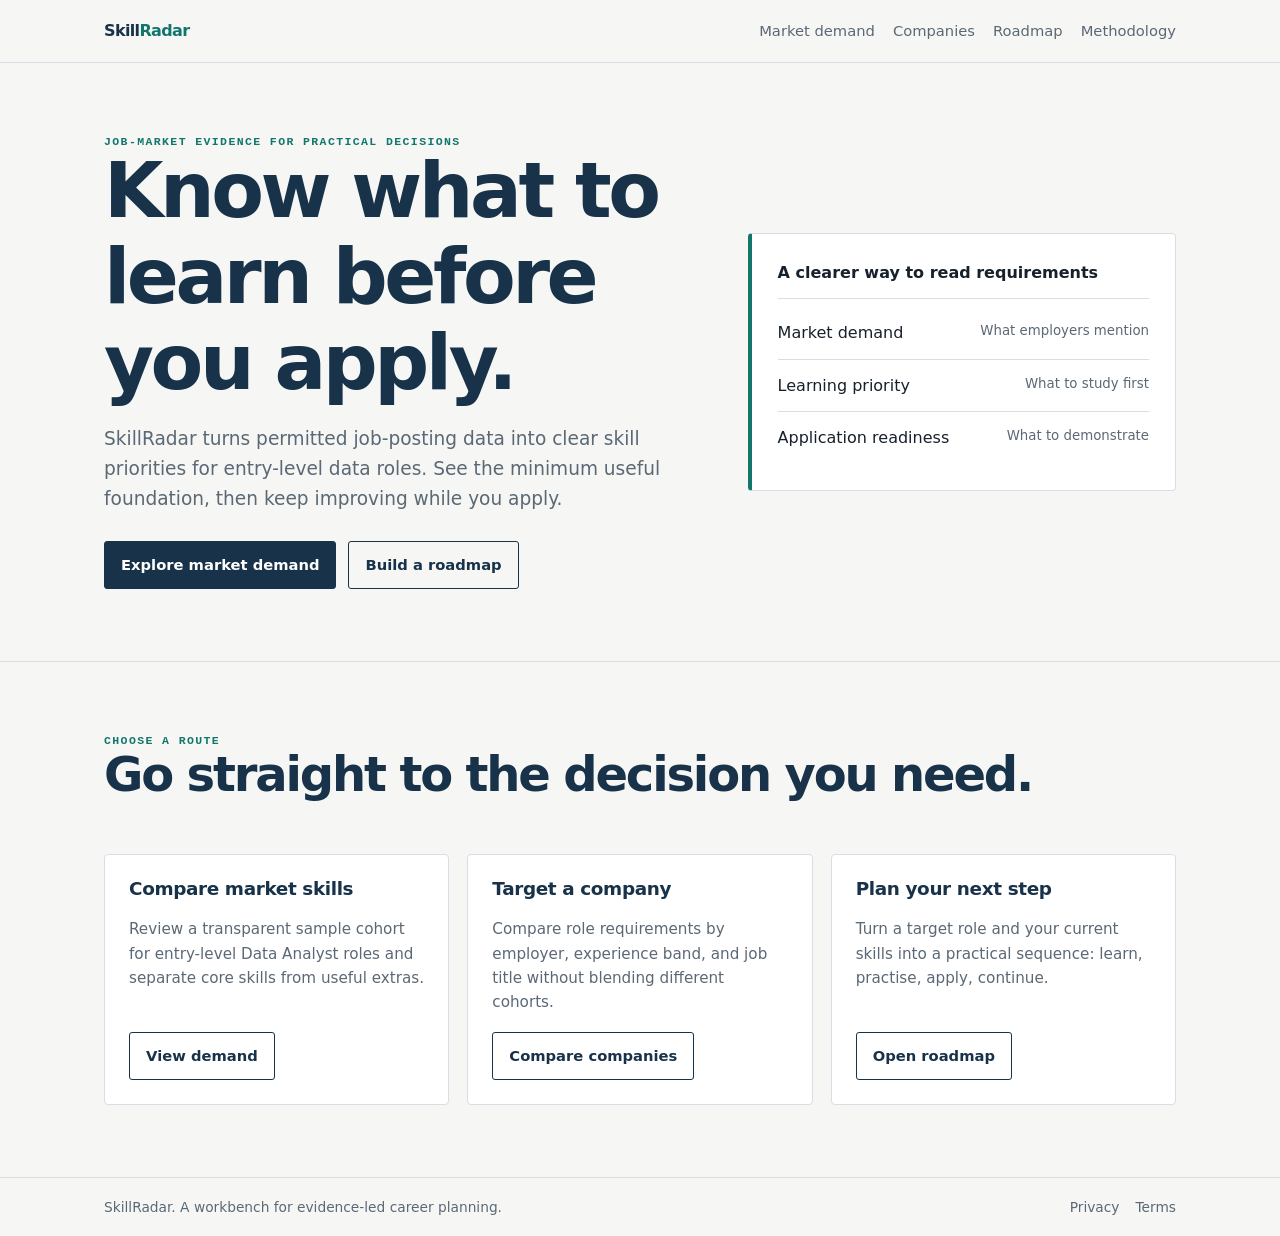
<file: index.html>
<!doctype html>
<html lang="en"><head><meta charset="utf-8"><meta name="viewport" content="width=device-width,initial-scale=1"><title>SkillRadar | Evidence for your next application</title><link rel="icon" href="favicon.svg"><link rel="stylesheet" href="styles.css"></head>
<body><header class="site-header"><nav class="nav"><a class="brand" href="index.html">Skill<span>Radar</span></a><button class="nav-toggle" aria-expanded="false">Menu</button><div class="nav-links"><a href="market.html">Market demand</a><a href="companies.html">Companies</a><a href="roadmap.html">Roadmap</a><a href="methodology.html">Methodology</a></div></nav></header>
<main><section class="wrap hero"><div><div class="eyebrow">Job-market evidence for practical decisions</div><h1>Know what to learn before you apply.</h1><p class="lead">SkillRadar turns permitted job-posting data into clear skill priorities for entry-level data roles. See the minimum useful foundation, then keep improving while you apply.</p><div class="actions"><a class="button primary" href="market.html">Explore market demand</a><a class="button secondary" href="roadmap.html">Build a roadmap</a></div></div><aside class="panel hero-panel"><div class="panel-title">A clearer way to read requirements</div><ul class="list"><li><span>Market demand</span><small>What employers mention</small></li><li><span>Learning priority</span><small>What to study first</small></li><li><span>Application readiness</span><small>What to demonstrate</small></li></ul></aside></section>
<section class="section"><div class="wrap"><div class="page-head"><div class="kicker">Choose a route</div><h2>Go straight to the decision you need.</h2></div><div class="grid-3"><article class="panel card route-card"><h3>Compare market skills</h3><p>Review a transparent sample cohort for entry-level Data Analyst roles and separate core skills from useful extras.</p><a class="button secondary" href="market.html">View demand</a></article><article class="panel card route-card"><h3>Target a company</h3><p>Compare role requirements by employer, experience band, and job title without blending different cohorts.</p><a class="button secondary" href="companies.html">Compare companies</a></article><article class="panel card route-card"><h3>Plan your next step</h3><p>Turn a target role and your current skills into a practical sequence: learn, practise, apply, continue.</p><a class="button secondary" href="roadmap.html">Open roadmap</a></article></div></div></section></main>
<footer class="footer"><div class="footer-inner"><span>SkillRadar. A workbench for evidence-led career planning.</span><span><a href="privacy.html">Privacy</a><a href="terms.html">Terms</a></span></div></footer><script src="app.js"></script></body></html>
</file>
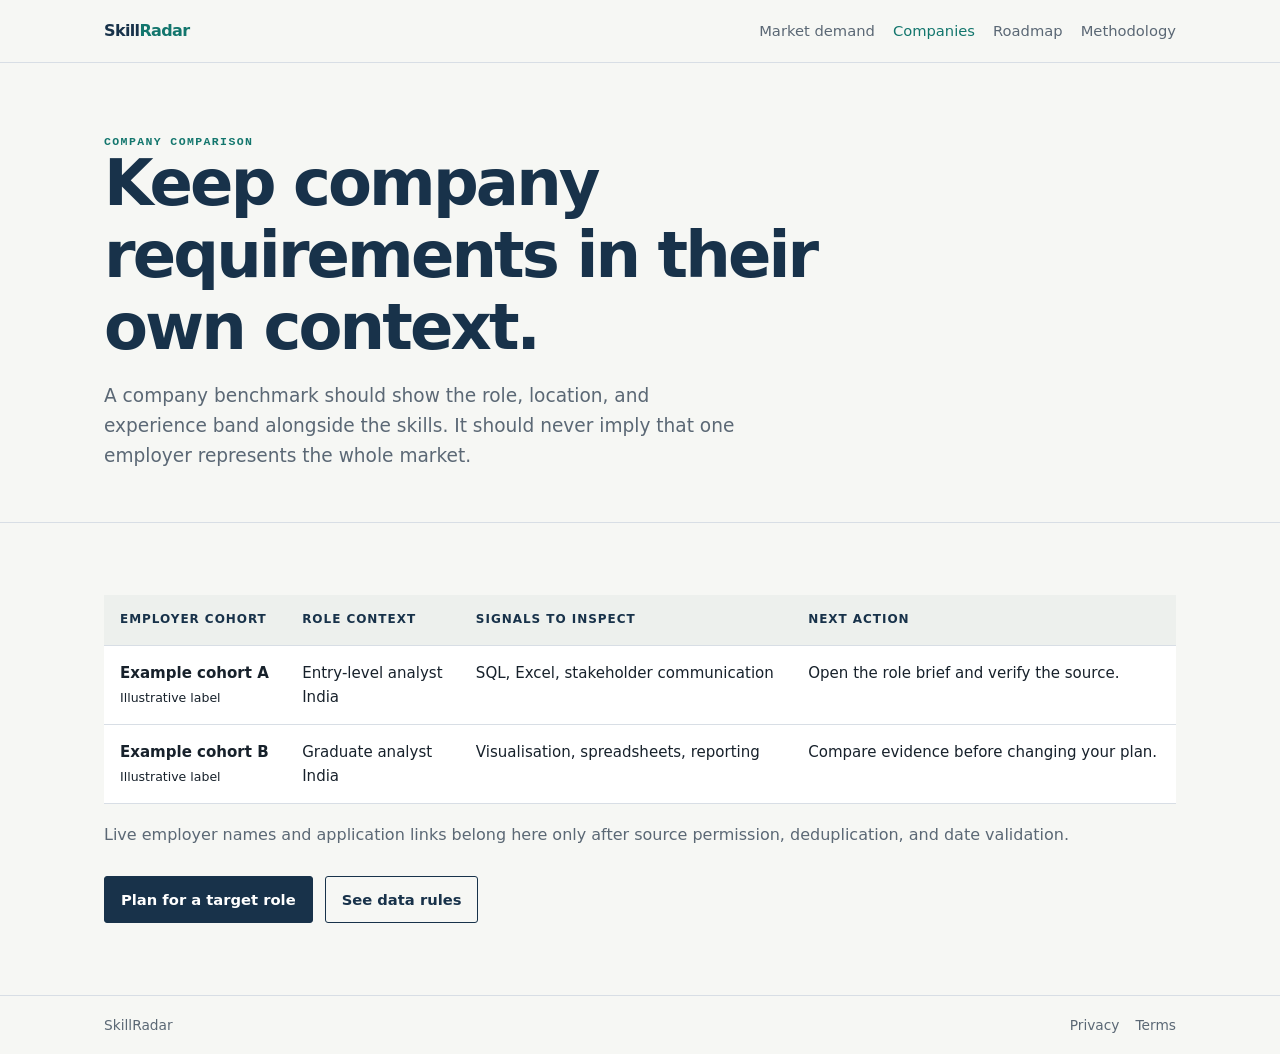
<file: companies.html>
<!doctype html><html lang="en"><head><meta charset="utf-8"><meta name="viewport" content="width=device-width,initial-scale=1"><title>Companies | SkillRadar</title><link rel="icon" href="favicon.svg"><link rel="stylesheet" href="styles.css"></head><body><header class="site-header"><nav class="nav"><a class="brand" href="index.html">Skill<span>Radar</span></a><button class="nav-toggle" aria-expanded="false">Menu</button><div class="nav-links"><a href="market.html">Market demand</a><a aria-current="page" href="companies.html">Companies</a><a href="roadmap.html">Roadmap</a><a href="methodology.html">Methodology</a></div></nav></header><main><section class="wrap page-head"><div class="eyebrow">Company comparison</div><h1>Keep company requirements in their own context.</h1><p class="lead">A company benchmark should show the role, location, and experience band alongside the skills. It should never imply that one employer represents the whole market.</p></section><section class="section"><div class="wrap"><div class="table-wrap"><table><thead><tr><th>Employer cohort</th><th>Role context</th><th>Signals to inspect</th><th>Next action</th></tr></thead><tbody><tr><td><strong>Example cohort A</strong><br><small>Illustrative label</small></td><td>Entry-level analyst<br>India</td><td>SQL, Excel, stakeholder communication</td><td>Open the role brief and verify the source.</td></tr><tr><td><strong>Example cohort B</strong><br><small>Illustrative label</small></td><td>Graduate analyst<br>India</td><td>Visualisation, spreadsheets, reporting</td><td>Compare evidence before changing your plan.</td></tr></tbody></table></div><p class="muted" style="margin-top:18px">Live employer names and application links belong here only after source permission, deduplication, and date validation.</p><div class="actions"><a class="button primary" href="roadmap.html">Plan for a target role</a><a class="button secondary" href="methodology.html">See data rules</a></div></div></section></main><footer class="footer"><div class="footer-inner"><span>SkillRadar</span><span><a href="privacy.html">Privacy</a><a href="terms.html">Terms</a></span></div></footer><script src="app.js"></script></body></html>
</file>
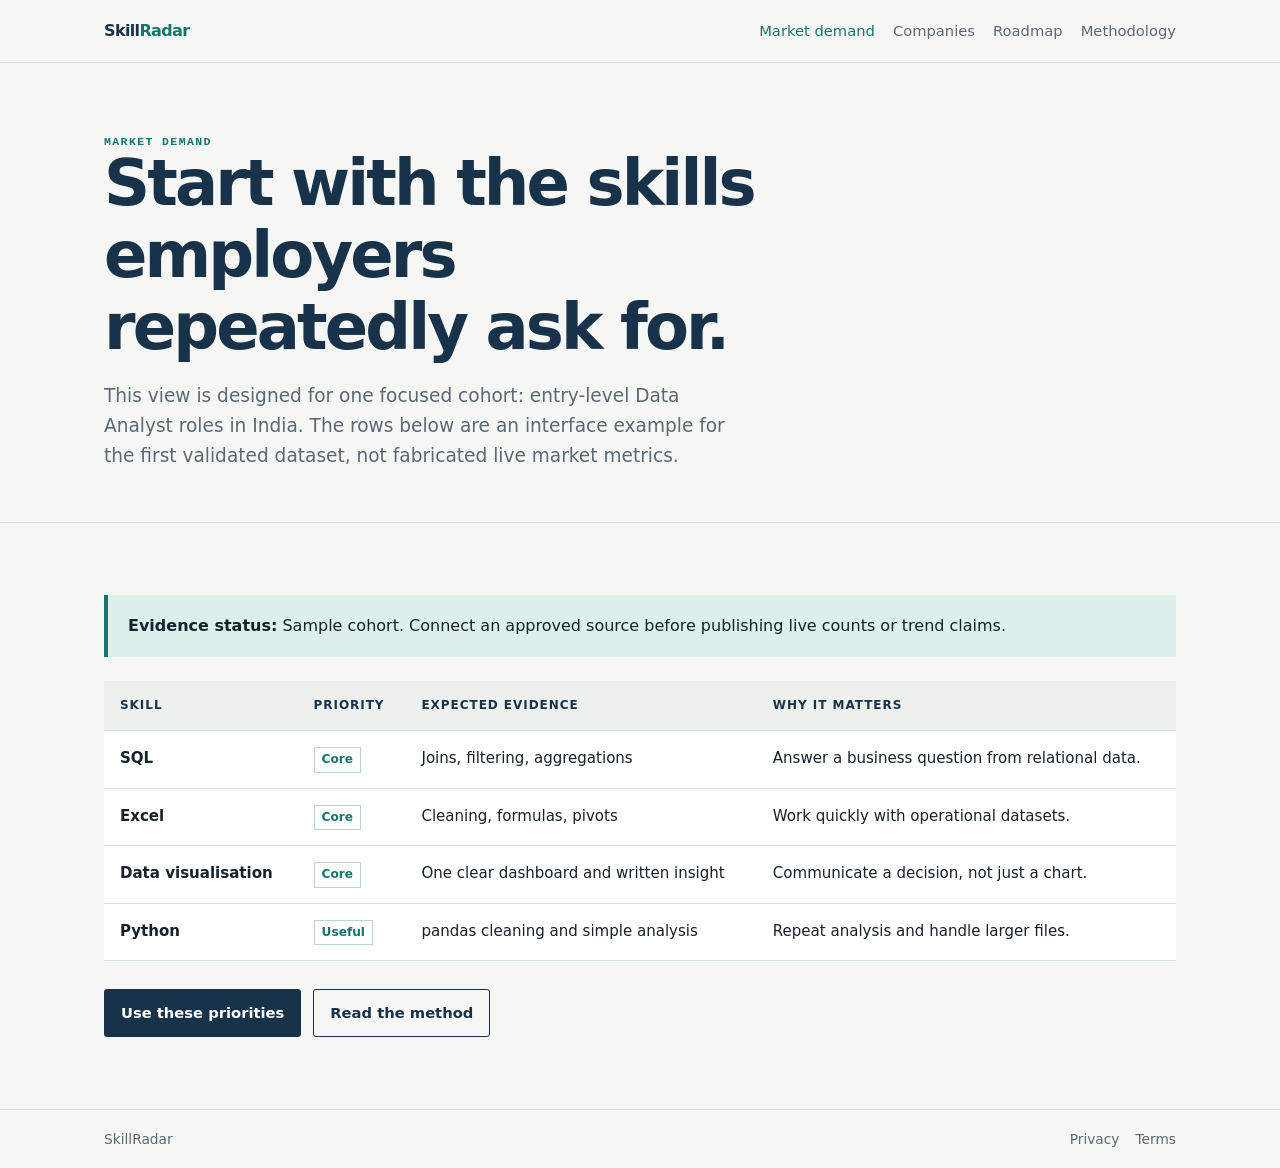
<file: market.html>
<!doctype html><html lang="en"><head><meta charset="utf-8"><meta name="viewport" content="width=device-width,initial-scale=1"><title>Market demand | SkillRadar</title><link rel="icon" href="favicon.svg"><link rel="stylesheet" href="styles.css"></head><body><header class="site-header"><nav class="nav"><a class="brand" href="index.html">Skill<span>Radar</span></a><button class="nav-toggle" aria-expanded="false">Menu</button><div class="nav-links"><a aria-current="page" href="market.html">Market demand</a><a href="companies.html">Companies</a><a href="roadmap.html">Roadmap</a><a href="methodology.html">Methodology</a></div></nav></header><main><section class="wrap page-head"><div class="eyebrow">Market demand</div><h1>Start with the skills employers repeatedly ask for.</h1><p class="lead">This view is designed for one focused cohort: entry-level Data Analyst roles in India. The rows below are an interface example for the first validated dataset, not fabricated live market metrics.</p></section><section class="section"><div class="wrap"><div class="callout"><strong>Evidence status:</strong> Sample cohort. Connect an approved source before publishing live counts or trend claims.</div><div class="table-wrap" style="margin-top:24px"><table><thead><tr><th>Skill</th><th>Priority</th><th>Expected evidence</th><th>Why it matters</th></tr></thead><tbody><tr><td><strong>SQL</strong></td><td><span class="tag">Core</span></td><td>Joins, filtering, aggregations</td><td>Answer a business question from relational data.</td></tr><tr><td><strong>Excel</strong></td><td><span class="tag">Core</span></td><td>Cleaning, formulas, pivots</td><td>Work quickly with operational datasets.</td></tr><tr><td><strong>Data visualisation</strong></td><td><span class="tag">Core</span></td><td>One clear dashboard and written insight</td><td>Communicate a decision, not just a chart.</td></tr><tr><td><strong>Python</strong></td><td><span class="tag">Useful</span></td><td>pandas cleaning and simple analysis</td><td>Repeat analysis and handle larger files.</td></tr></tbody></table></div><div class="actions"><a class="button primary" href="roadmap.html">Use these priorities</a><a class="button secondary" href="methodology.html">Read the method</a></div></div></section></main><footer class="footer"><div class="footer-inner"><span>SkillRadar</span><span><a href="privacy.html">Privacy</a><a href="terms.html">Terms</a></span></div></footer><script src="app.js"></script></body></html>
</file>
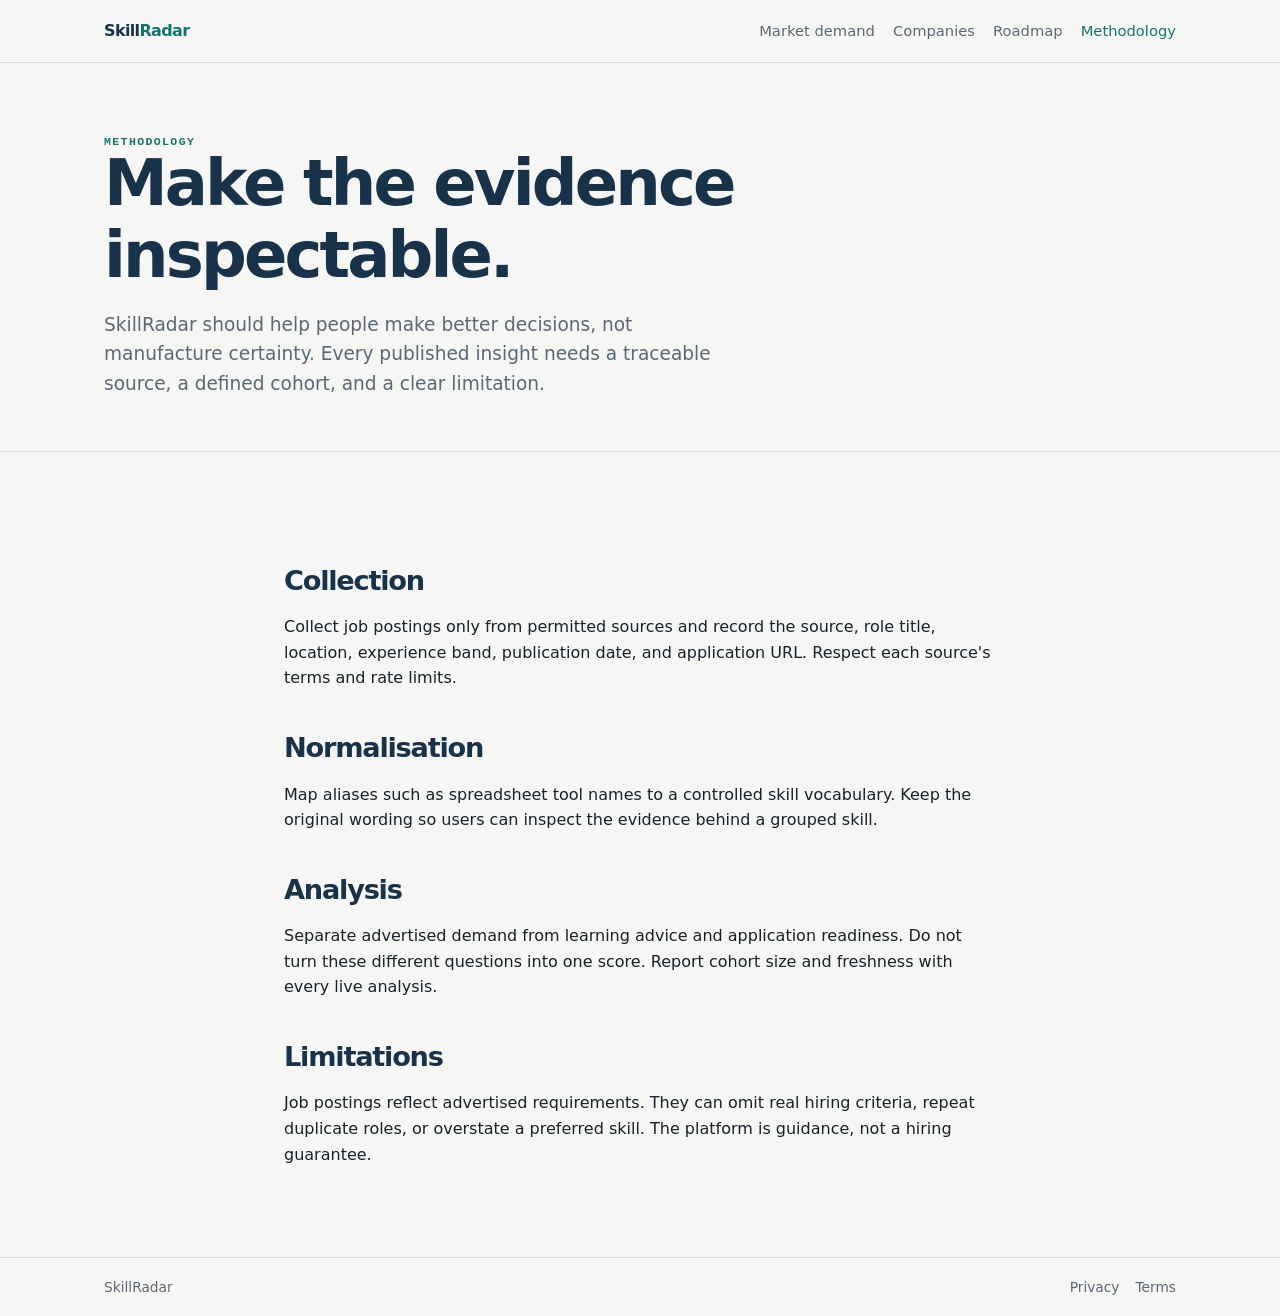
<file: methodology.html>
<!doctype html><html lang="en"><head><meta charset="utf-8"><meta name="viewport" content="width=device-width,initial-scale=1"><title>Methodology | SkillRadar</title><link rel="icon" href="favicon.svg"><link rel="stylesheet" href="styles.css"></head><body><header class="site-header"><nav class="nav"><a class="brand" href="index.html">Skill<span>Radar</span></a><button class="nav-toggle" aria-expanded="false">Menu</button><div class="nav-links"><a href="market.html">Market demand</a><a href="companies.html">Companies</a><a href="roadmap.html">Roadmap</a><a aria-current="page" href="methodology.html">Methodology</a></div></nav></header><main><section class="wrap page-head"><div class="eyebrow">Methodology</div><h1>Make the evidence inspectable.</h1><p class="lead">SkillRadar should help people make better decisions, not manufacture certainty. Every published insight needs a traceable source, a defined cohort, and a clear limitation.</p></section><section class="section"><div class="wrap prose"><h2>Collection</h2><p>Collect job postings only from permitted sources and record the source, role title, location, experience band, publication date, and application URL. Respect each source's terms and rate limits.</p><h2>Normalisation</h2><p>Map aliases such as spreadsheet tool names to a controlled skill vocabulary. Keep the original wording so users can inspect the evidence behind a grouped skill.</p><h2>Analysis</h2><p>Separate advertised demand from learning advice and application readiness. Do not turn these different questions into one score. Report cohort size and freshness with every live analysis.</p><h2>Limitations</h2><p>Job postings reflect advertised requirements. They can omit real hiring criteria, repeat duplicate roles, or overstate a preferred skill. The platform is guidance, not a hiring guarantee.</p></div></section></main><footer class="footer"><div class="footer-inner"><span>SkillRadar</span><span><a href="privacy.html">Privacy</a><a href="terms.html">Terms</a></span></div></footer><script src="app.js"></script></body></html>
</file>
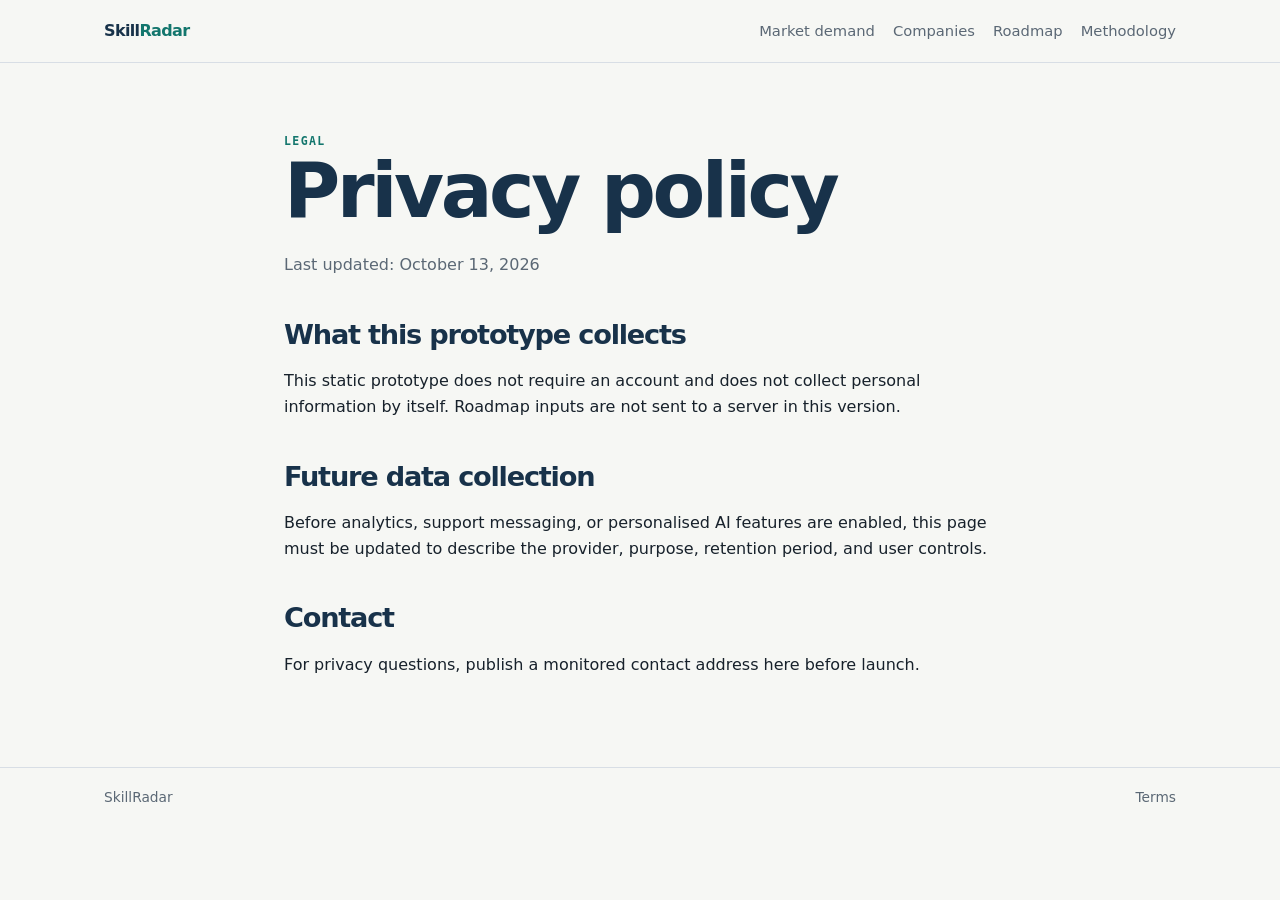
<file: privacy.html>
<!doctype html><html lang="en"><head><meta charset="utf-8"><meta name="viewport" content="width=device-width,initial-scale=1"><title>Privacy policy | SkillRadar</title><link rel="icon" href="favicon.svg"><link rel="stylesheet" href="styles.css"></head><body><header class="site-header"><nav class="nav"><a class="brand" href="index.html">Skill<span>Radar</span></a><div class="nav-links"><a href="market.html">Market demand</a><a href="companies.html">Companies</a><a href="roadmap.html">Roadmap</a><a href="methodology.html">Methodology</a></div></nav></header><main><section class="wrap prose"><div class="eyebrow">Legal</div><h1>Privacy policy</h1><p class="muted">Last updated: October 13, 2026</p><h2>What this prototype collects</h2><p>This static prototype does not require an account and does not collect personal information by itself. Roadmap inputs are not sent to a server in this version.</p><h2>Future data collection</h2><p>Before analytics, support messaging, or personalised AI features are enabled, this page must be updated to describe the provider, purpose, retention period, and user controls.</p><h2>Contact</h2><p>For privacy questions, publish a monitored contact address here before launch.</p></section></main><footer class="footer"><div class="footer-inner"><span>SkillRadar</span><span><a href="terms.html">Terms</a></span></div></footer></body></html>
</file>
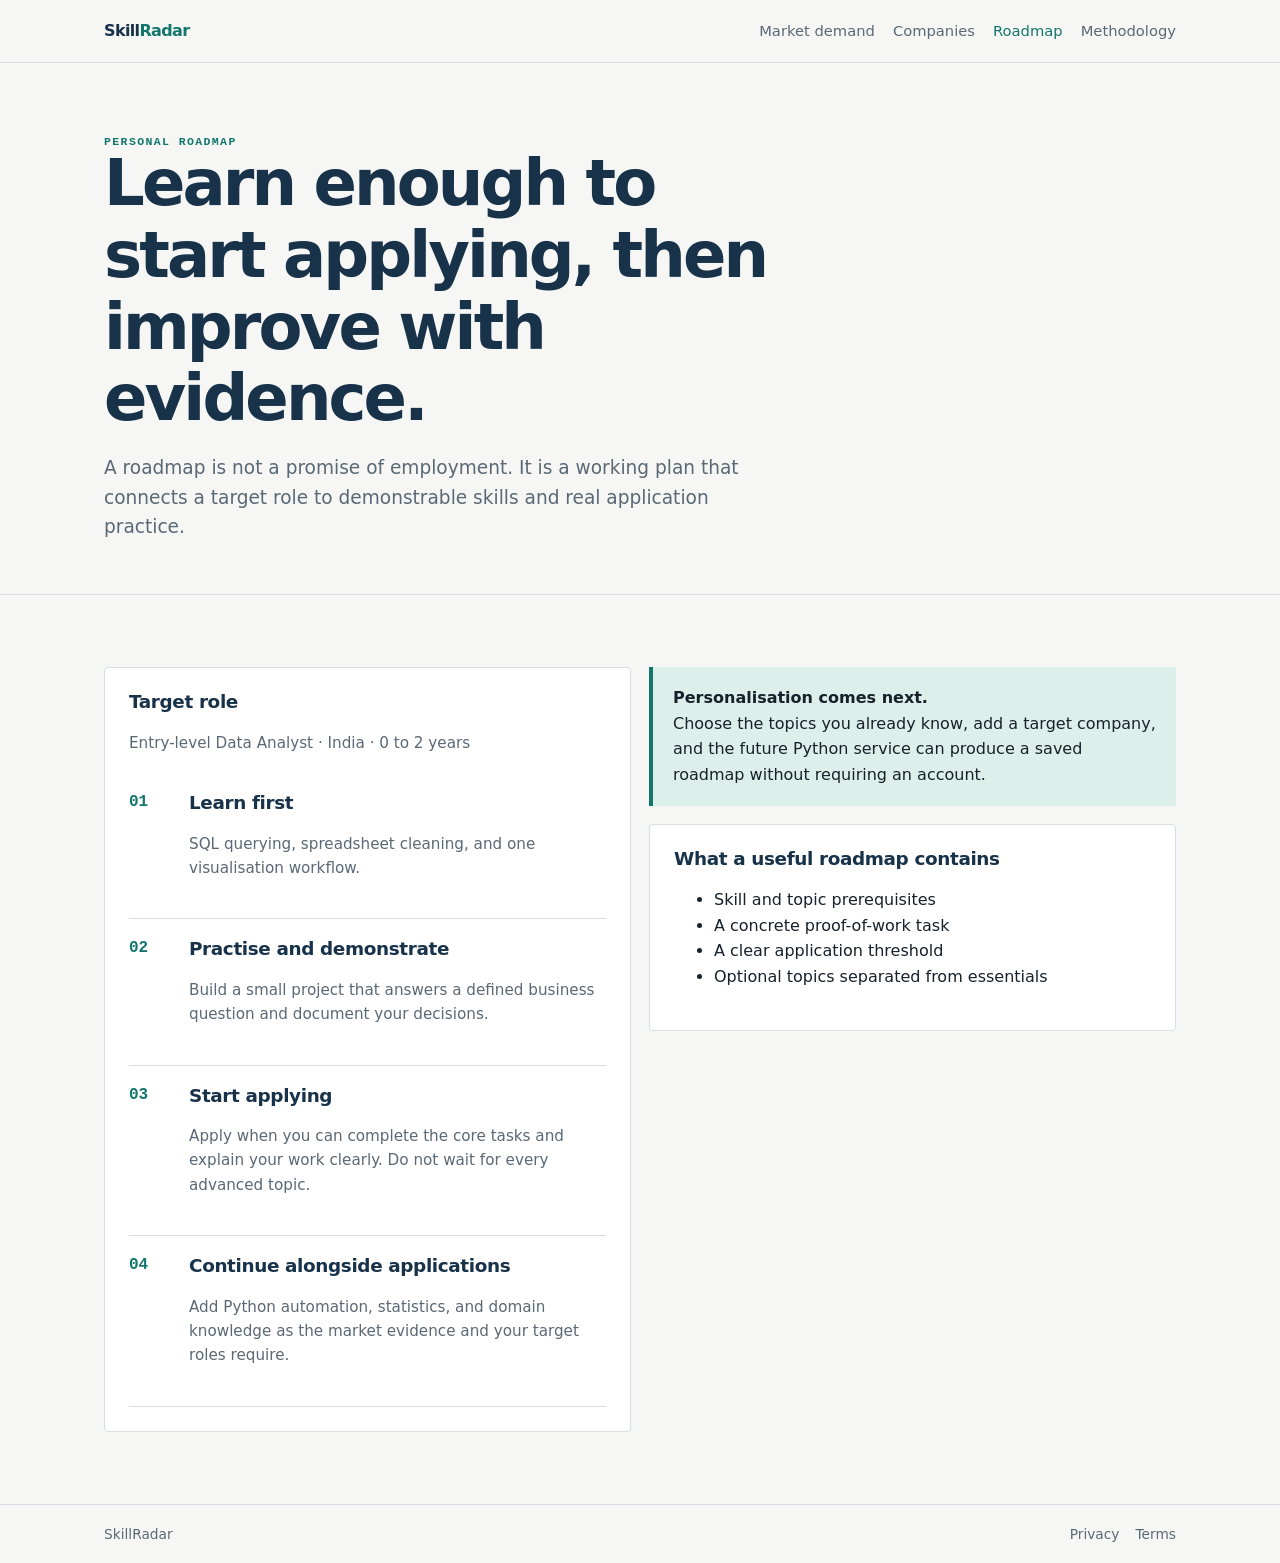
<file: roadmap.html>
<!doctype html><html lang="en"><head><meta charset="utf-8"><meta name="viewport" content="width=device-width,initial-scale=1"><title>Roadmap | SkillRadar</title><link rel="icon" href="favicon.svg"><link rel="stylesheet" href="styles.css"></head><body><header class="site-header"><nav class="nav"><a class="brand" href="index.html">Skill<span>Radar</span></a><button class="nav-toggle" aria-expanded="false">Menu</button><div class="nav-links"><a href="market.html">Market demand</a><a href="companies.html">Companies</a><a aria-current="page" href="roadmap.html">Roadmap</a><a href="methodology.html">Methodology</a></div></nav></header><main><section class="wrap page-head"><div class="eyebrow">Personal roadmap</div><h1>Learn enough to start applying, then improve with evidence.</h1><p class="lead">A roadmap is not a promise of employment. It is a working plan that connects a target role to demonstrable skills and real application practice.</p></section><section class="section"><div class="wrap grid-2"><div class="panel card"><h3>Target role</h3><p class="muted">Entry-level Data Analyst · India · 0 to 2 years</p><div class="steps"><div class="step"><div><h3>Learn first</h3><p>SQL querying, spreadsheet cleaning, and one visualisation workflow.</p></div></div><div class="step"><div><h3>Practise and demonstrate</h3><p>Build a small project that answers a defined business question and document your decisions.</p></div></div><div class="step"><div><h3>Start applying</h3><p>Apply when you can complete the core tasks and explain your work clearly. Do not wait for every advanced topic.</p></div></div><div class="step"><div><h3>Continue alongside applications</h3><p>Add Python automation, statistics, and domain knowledge as the market evidence and your target roles require.</p></div></div></div></div><div><div class="callout"><strong>Personalisation comes next.</strong><br>Choose the topics you already know, add a target company, and the future Python service can produce a saved roadmap without requiring an account.</div><div class="panel card" style="margin-top:18px"><h3>What a useful roadmap contains</h3><ul><li>Skill and topic prerequisites</li><li>A concrete proof-of-work task</li><li>A clear application threshold</li><li>Optional topics separated from essentials</li></ul></div></div></div></section></main><footer class="footer"><div class="footer-inner"><span>SkillRadar</span><span><a href="privacy.html">Privacy</a><a href="terms.html">Terms</a></span></div></footer><script src="app.js"></script></body></html>
</file>
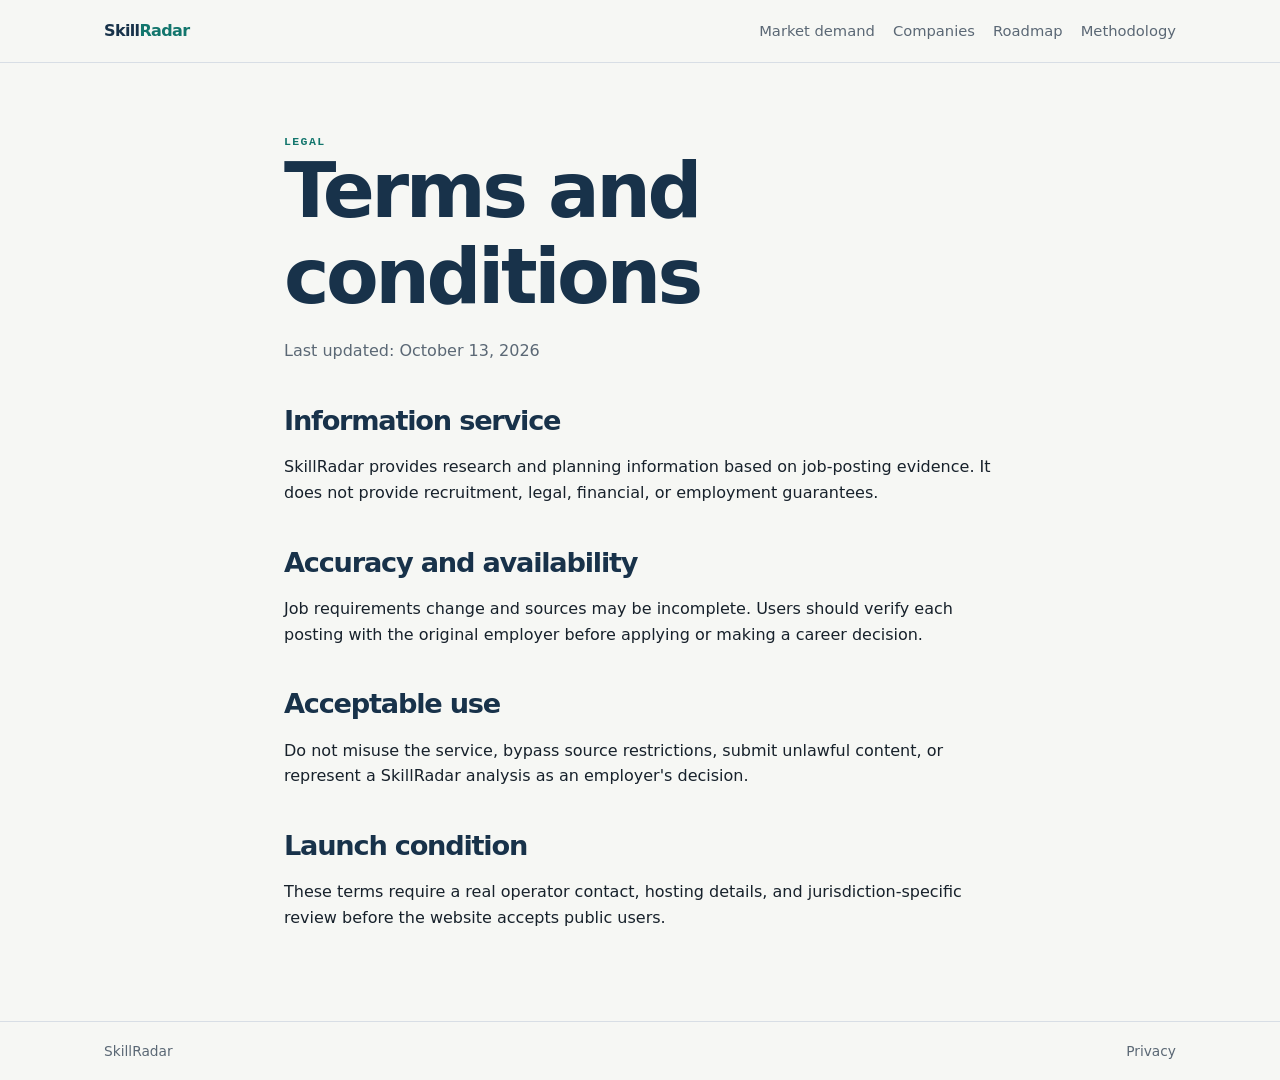
<file: terms.html>
<!doctype html><html lang="en"><head><meta charset="utf-8"><meta name="viewport" content="width=device-width,initial-scale=1"><title>Terms and conditions | SkillRadar</title><link rel="icon" href="favicon.svg"><link rel="stylesheet" href="styles.css"></head><body><header class="site-header"><nav class="nav"><a class="brand" href="index.html">Skill<span>Radar</span></a><div class="nav-links"><a href="market.html">Market demand</a><a href="companies.html">Companies</a><a href="roadmap.html">Roadmap</a><a href="methodology.html">Methodology</a></div></nav></header><main><section class="wrap prose"><div class="eyebrow">Legal</div><h1>Terms and conditions</h1><p class="muted">Last updated: October 13, 2026</p><h2>Information service</h2><p>SkillRadar provides research and planning information based on job-posting evidence. It does not provide recruitment, legal, financial, or employment guarantees.</p><h2>Accuracy and availability</h2><p>Job requirements change and sources may be incomplete. Users should verify each posting with the original employer before applying or making a career decision.</p><h2>Acceptable use</h2><p>Do not misuse the service, bypass source restrictions, submit unlawful content, or represent a SkillRadar analysis as an employer's decision.</p><h2>Launch condition</h2><p>These terms require a real operator contact, hosting details, and jurisdiction-specific review before the website accepts public users.</p></section></main><footer class="footer"><div class="footer-inner"><span>SkillRadar</span><span><a href="privacy.html">Privacy</a></span></div></footer></body></html>
</file>
<file: styles.css>
:root {
  --ink: #17212b;
  --muted: #5b6875;
  --line: #d8dee5;
  --paper: #f6f7f4;
  --panel: #ffffff;
  --navy: #18324a;
  --teal: #13766d;
  --teal-soft: #dcefea;
  --amber: #a35e18;
  --max: 1120px;
}

* { box-sizing: border-box; }
html { scroll-behavior: smooth; }
body {
  margin: 0;
  color: var(--ink);
  background: var(--paper);
  font: 16px/1.6 Inter, ui-sans-serif, system-ui, -apple-system, sans-serif;
}
a { color: inherit; }
.site-header {
  background: rgba(246, 247, 244, .96);
  border-bottom: 1px solid var(--line);
  position: sticky;
  top: 0;
  z-index: 5;
}
.nav, .footer-inner {
  max-width: var(--max);
  margin: auto;
  padding: 18px 24px;
}
.nav { display: flex; align-items: center; justify-content: space-between; gap: 24px; }
.brand { color: var(--navy); font-weight: 800; letter-spacing: -.04em; text-decoration: none; }
.brand span { color: var(--teal); }
.nav-links { display: flex; flex-wrap: wrap; gap: 4px 18px; align-items: center; }
.nav-links a { color: var(--muted); font-size: .92rem; text-decoration: none; }
.nav-links a:hover, .nav-links a[aria-current="page"] { color: var(--teal); }
.nav-toggle { display: none; background: none; border: 1px solid var(--line); padding: 7px 10px; }
.wrap { max-width: var(--max); margin: auto; padding: 72px 24px; }
.hero { display: grid; grid-template-columns: 1.15fr .85fr; gap: 64px; align-items: center; min-height: 500px; }
.eyebrow, .kicker { color: var(--teal); font: 700 .72rem/1.2 ui-monospace, SFMono-Regular, monospace; letter-spacing: .12em; text-transform: uppercase; }
h1, h2, h3 { color: var(--navy); line-height: 1.12; letter-spacing: -.045em; margin: 0 0 18px; }
h1 { font-size: clamp(2.7rem, 6vw, 5.2rem); max-width: 720px; }
h2 { font-size: clamp(2rem, 4vw, 3rem); }
h3 { font-size: 1.15rem; letter-spacing: -.02em; }
p { margin: 0 0 18px; }
.lead { color: var(--muted); font-size: 1.16rem; max-width: 650px; }
.actions { display: flex; flex-wrap: wrap; gap: 12px; margin-top: 28px; }
.button { display: inline-flex; align-items: center; justify-content: center; border: 1px solid var(--navy); border-radius: 3px; padding: 11px 16px; text-decoration: none; font-weight: 700; font-size: .92rem; }
.button.primary { background: var(--navy); color: white; }
.button.secondary { background: transparent; color: var(--navy); }
.button:hover { transform: translateY(-1px); }
.panel { background: var(--panel); border: 1px solid var(--line); border-radius: 4px; }
.hero-panel { padding: 26px; border-left: 4px solid var(--teal); }
.panel-title { border-bottom: 1px solid var(--line); padding-bottom: 13px; margin-bottom: 8px; font-weight: 800; }
.list { list-style: none; margin: 0; padding: 0; }
.list li { display: flex; justify-content: space-between; gap: 16px; padding: 13px 0; border-bottom: 1px solid var(--line); }
.list li:last-child { border-bottom: 0; }
.list small, .muted { color: var(--muted); }
.section { border-top: 1px solid var(--line); }
.grid-3, .grid-2 { display: grid; gap: 18px; }
.grid-3 { grid-template-columns: repeat(3, 1fr); }
.grid-2 { grid-template-columns: repeat(2, 1fr); }
.card { padding: 24px; }
.card p { color: var(--muted); font-size: .95rem; }
.route-card { display: flex; flex-direction: column; min-height: 185px; }
.route-card .button { margin-top: auto; align-self: flex-start; }
.callout { background: var(--teal-soft); border-left: 4px solid var(--teal); padding: 18px 20px; }
.page-head { padding-bottom: 34px; }
.page-head h1 { font-size: clamp(2.5rem, 5vw, 4.2rem); }
.table-wrap { overflow-x: auto; }
table { width: 100%; border-collapse: collapse; background: var(--panel); font-size: .94rem; }
th, td { text-align: left; padding: 15px 16px; border-bottom: 1px solid var(--line); vertical-align: top; }
th { background: #edf0ed; color: var(--navy); font-size: .75rem; letter-spacing: .08em; text-transform: uppercase; }
.tag { display: inline-block; border: 1px solid #b8d5ce; color: var(--teal); padding: 2px 7px; font-size: .76rem; font-weight: 700; }
.steps { counter-reset: step; }
.step { display: grid; grid-template-columns: 44px 1fr; gap: 16px; padding: 20px 0; border-bottom: 1px solid var(--line); }
.step::before { counter-increment: step; content: counter(step, decimal-leading-zero); color: var(--teal); font: 700 1rem ui-monospace, monospace; }
.prose { max-width: 760px; }
.prose h2 { font-size: 1.7rem; margin-top: 42px; }
.prose ul { padding-left: 22px; }
.footer { border-top: 1px solid var(--line); color: var(--muted); font-size: .86rem; }
.footer-inner { display: flex; justify-content: space-between; gap: 20px; flex-wrap: wrap; }
.footer a { color: var(--muted); margin-left: 16px; text-decoration: none; }
.footer a:hover { color: var(--teal); }
@media (max-width: 760px) {
  .nav { align-items: flex-start; flex-wrap: wrap; }
  .nav-toggle { display: block; }
  .nav-links { display: none; width: 100%; flex-direction: column; align-items: flex-start; padding-top: 12px; }
  .nav-links.open { display: flex; }
  .hero, .grid-3, .grid-2 { grid-template-columns: 1fr; }
  .hero { gap: 32px; min-height: auto; padding-top: 42px; }
  .wrap { padding: 52px 20px; }
  h1 { font-size: 3rem; }
}
</file>
